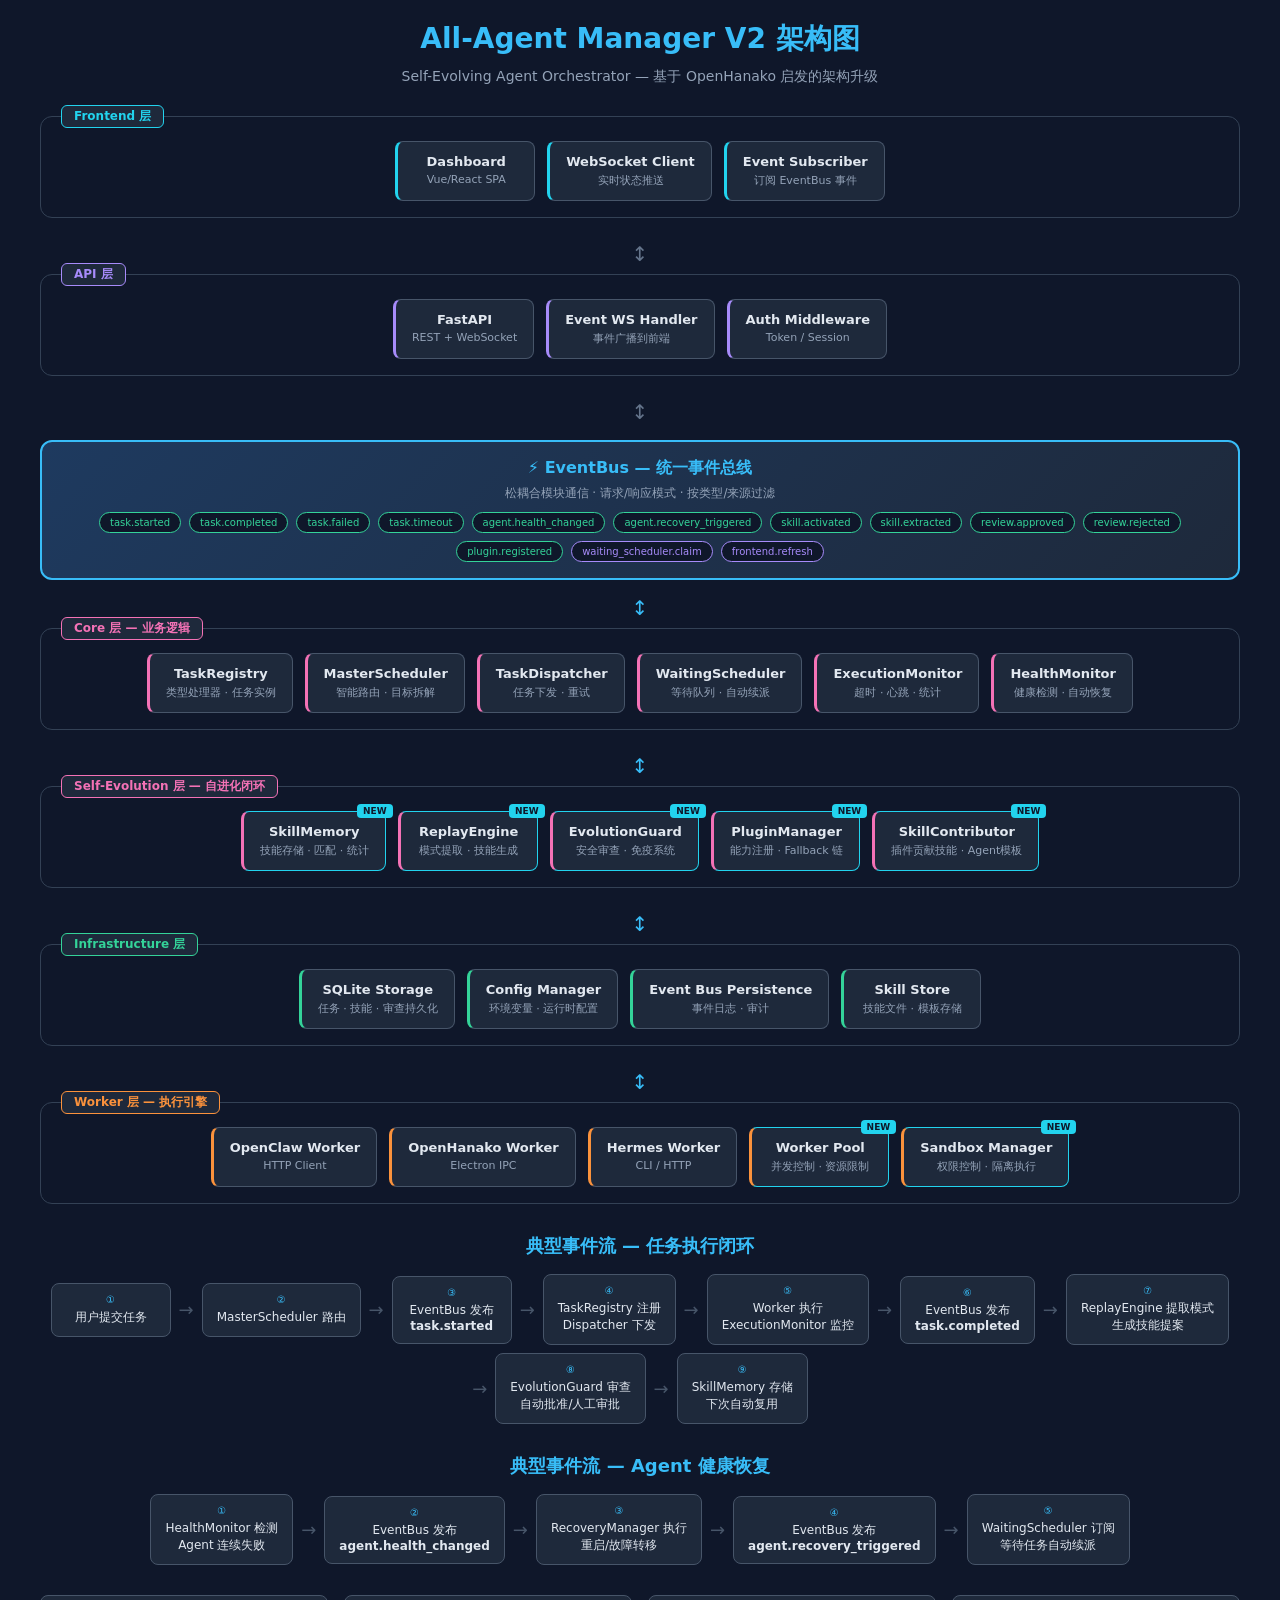
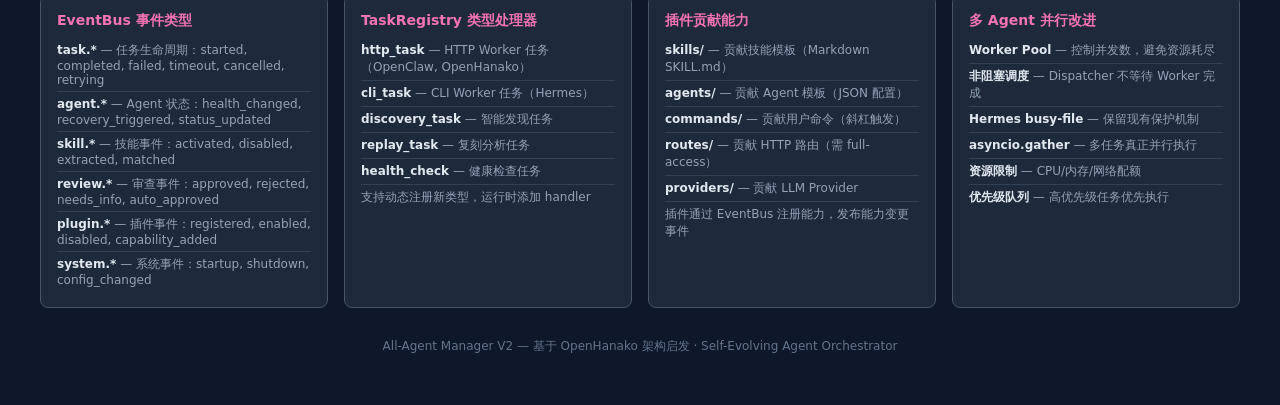
<file: architecture-v2.html>
<!DOCTYPE html>
<html lang="zh-CN">
<head>
  <meta charset="UTF-8">
  <meta name="viewport" content="width=device-width, initial-scale=1.0">
  <title>All-Agent Manager V2 架构图</title>
  <style>
    * { margin: 0; padding: 0; box-sizing: border-box; }
    body { font-family: 'Segoe UI', system-ui, sans-serif; background: #0f172a; color: #e2e8f0; padding: 20px; }
    h1 { text-align: center; margin-bottom: 10px; font-size: 28px; color: #38bdf8; }
    .subtitle { text-align: center; color: #94a3b8; margin-bottom: 30px; font-size: 14px; }
    .diagram { max-width: 1200px; margin: 0 auto; position: relative; }

    /* 层级标签 */
    .layer { margin-bottom: 24px; border: 1px solid #334155; border-radius: 12px; padding: 16px; position: relative; }
    .layer-label {
      position: absolute; top: -12px; left: 20px; background: #1e293b;
      padding: 2px 12px; border-radius: 6px; font-size: 12px; font-weight: 600;
      border: 1px solid #475569;
    }
    .layer-label.frontend { color: #22d3ee; border-color: #22d3ee; }
    .layer-label.api { color: #a78bfa; border-color: #a78bfa; }
    .layer-label.core { color: #f472b6; border-color: #f472b6; }
    .layer-label.infra { color: #34d399; border-color: #34d399; }
    .layer-label.worker { color: #fb923c; border-color: #fb923c; }

    .layer-content { display: flex; gap: 12px; flex-wrap: wrap; justify-content: center; padding-top: 8px; }

    /* 模块卡片 */
    .module {
      background: #1e293b; border: 1px solid #475569; border-radius: 8px;
      padding: 12px 16px; min-width: 140px; text-align: center; transition: all 0.2s;
      cursor: default; position: relative;
    }
    .module:hover { border-color: #60a5fa; transform: translateY(-2px); box-shadow: 0 4px 12px rgba(96,165,250,0.2); }
    .module .name { font-weight: 600; font-size: 13px; margin-bottom: 4px; }
    .module .desc { font-size: 11px; color: #94a3b8; }
    .module.new { border-color: #22d3ee; }
    .module.new::after { content: 'NEW'; position: absolute; top: -8px; right: -8px; background: #22d3ee; color: #0f172a; font-size: 9px; padding: 2px 6px; border-radius: 4px; font-weight: 700; }

    /* 颜色主题 */
    .module.frontend { border-left: 3px solid #22d3ee; }
    .module.api { border-left: 3px solid #a78bfa; }
    .module.core { border-left: 3px solid #f472b6; }
    .module.infra { border-left: 3px solid #34d399; }
    .module.worker { border-left: 3px solid #fb923c; }

    /* EventBus 特殊样式 */
    .eventbus {
      background: linear-gradient(135deg, #1e3a5f, #1e293b);
      border: 2px solid #38bdf8; border-radius: 12px; padding: 16px;
      text-align: center; margin: 16px 0; position: relative;
    }
    .eventbus .name { font-size: 16px; font-weight: 700; color: #38bdf8; }
    .eventbus .events { display: flex; gap: 8px; justify-content: center; flex-wrap: wrap; margin-top: 10px; }
    .event-tag {
      background: #0f172a; border: 1px solid #475569; border-radius: 20px;
      padding: 4px 10px; font-size: 10px; color: #94a3b8; white-space: nowrap;
    }
    .event-tag.publish { border-color: #34d399; color: #34d399; }
    .event-tag.subscribe { border-color: #a78bfa; color: #a78bfa; }

    /* 箭头连接 */
    .arrow-container { display: flex; justify-content: center; margin: 8px 0; }
    .arrow { color: #64748b; font-size: 20px; }
    .arrow.bi { color: #38bdf8; }

    /* 说明面板 */
    .legend { max-width: 1200px; margin: 30px auto 0; display: grid; grid-template-columns: repeat(auto-fit, minmax(280px, 1fr)); gap: 16px; }
    .legend-card {
      background: #1e293b; border: 1px solid #475569; border-radius: 8px; padding: 16px;
    }
    .legend-card h3 { font-size: 14px; margin-bottom: 8px; color: #f472b6; }
    .legend-card ul { list-style: none; padding: 0; }
    .legend-card li { font-size: 12px; color: #94a3b8; padding: 4px 0; border-bottom: 1px solid #334155; }
    .legend-card li:last-child { border: none; }
    .legend-card li strong { color: #e2e8f0; }

    .flow-section { max-width: 1200px; margin: 30px auto 0; }
    .flow-section h2 { font-size: 18px; color: #38bdf8; margin-bottom: 16px; text-align: center; }
    .flow-steps { display: flex; gap: 8px; align-items: center; justify-content: center; flex-wrap: wrap; }
    .flow-step {
      background: #1e293b; border: 1px solid #475569; border-radius: 8px;
      padding: 10px 14px; font-size: 12px; text-align: center; min-width: 120px;
    }
    .flow-step .step-num { font-size: 10px; color: #38bdf8; margin-bottom: 4px; }
    .flow-step .step-text { color: #e2e8f0; }
    .flow-arrow { color: #475569; font-size: 18px; }
  </style>
</head>
<body>
  <h1>All-Agent Manager V2 架构图</h1>
  <p class="subtitle">Self-Evolving Agent Orchestrator — 基于 OpenHanako 启发的架构升级</p>

  <div class="diagram">
    <!-- 前端层 -->
    <div class="layer">
      <span class="layer-label frontend">Frontend 层</span>
      <div class="layer-content">
        <div class="module frontend">
          <div class="name">Dashboard</div>
          <div class="desc">Vue/React SPA</div>
        </div>
        <div class="module frontend">
          <div class="name">WebSocket Client</div>
          <div class="desc">实时状态推送</div>
        </div>
        <div class="module frontend">
          <div class="name">Event Subscriber</div>
          <div class="desc">订阅 EventBus 事件</div>
        </div>
      </div>
    </div>

    <div class="arrow-container"><span class="arrow">↕️</span></div>

    <!-- API 层 -->
    <div class="layer">
      <span class="layer-label api">API 层</span>
      <div class="layer-content">
        <div class="module api">
          <div class="name">FastAPI</div>
          <div class="desc">REST + WebSocket</div>
        </div>
        <div class="module api">
          <div class="name">Event WS Handler</div>
          <div class="desc">事件广播到前端</div>
        </div>
        <div class="module api">
          <div class="name">Auth Middleware</div>
          <div class="desc">Token / Session</div>
        </div>
      </div>
    </div>

    <div class="arrow-container"><span class="arrow">↕️</span></div>

    <!-- EventBus 核心 -->
    <div class="eventbus">
      <div class="name">⚡ EventBus — 统一事件总线</div>
      <p style="font-size: 12px; color: #94a3b8; margin-top: 6px;">松耦合模块通信 · 请求/响应模式 · 按类型/来源过滤</p>
      <div class="events">
        <span class="event-tag publish">task.started</span>
        <span class="event-tag publish">task.completed</span>
        <span class="event-tag publish">task.failed</span>
        <span class="event-tag publish">task.timeout</span>
        <span class="event-tag publish">agent.health_changed</span>
        <span class="event-tag publish">agent.recovery_triggered</span>
        <span class="event-tag publish">skill.activated</span>
        <span class="event-tag publish">skill.extracted</span>
        <span class="event-tag publish">review.approved</span>
        <span class="event-tag publish">review.rejected</span>
        <span class="event-tag publish">plugin.registered</span>
        <span class="event-tag subscribe">waiting_scheduler.claim</span>
        <span class="event-tag subscribe">frontend.refresh</span>
      </div>
    </div>

    <div class="arrow-container"><span class="arrow bi">↕️</span></div>

    <!-- 核心层 -->
    <div class="layer">
      <span class="layer-label core">Core 层 — 业务逻辑</span>
      <div class="layer-content">
        <div class="module core">
          <div class="name">TaskRegistry</div>
          <div class="desc">类型处理器 · 任务实例</div>
        </div>
        <div class="module core">
          <div class="name">MasterScheduler</div>
          <div class="desc">智能路由 · 目标拆解</div>
        </div>
        <div class="module core">
          <div class="name">TaskDispatcher</div>
          <div class="desc">任务下发 · 重试</div>
        </div>
        <div class="module core">
          <div class="name">WaitingScheduler</div>
          <div class="desc">等待队列 · 自动续派</div>
        </div>
        <div class="module core">
          <div class="name">ExecutionMonitor</div>
          <div class="desc">超时 · 心跳 · 统计</div>
        </div>
        <div class="module core">
          <div class="name">HealthMonitor</div>
          <div class="desc">健康检测 · 自动恢复</div>
        </div>
      </div>
    </div>

    <div class="arrow-container"><span class="arrow bi">↕️</span></div>

    <!-- 自进化层 -->
    <div class="layer">
      <span class="layer-label core">Self-Evolution 层 — 自进化闭环</span>
      <div class="layer-content">
        <div class="module core new">
          <div class="name">SkillMemory</div>
          <div class="desc">技能存储 · 匹配 · 统计</div>
        </div>
        <div class="module core new">
          <div class="name">ReplayEngine</div>
          <div class="desc">模式提取 · 技能生成</div>
        </div>
        <div class="module core new">
          <div class="name">EvolutionGuard</div>
          <div class="desc">安全审查 · 免疫系统</div>
        </div>
        <div class="module core new">
          <div class="name">PluginManager</div>
          <div class="desc">能力注册 · Fallback 链</div>
        </div>
        <div class="module core new">
          <div class="name">SkillContributor</div>
          <div class="desc">插件贡献技能 · Agent模板</div>
        </div>
      </div>
    </div>

    <div class="arrow-container"><span class="arrow bi">↕️</span></div>

    <!-- 基础设施层 -->
    <div class="layer">
      <span class="layer-label infra">Infrastructure 层</span>
      <div class="layer-content">
        <div class="module infra">
          <div class="name">SQLite Storage</div>
          <div class="desc">任务 · 技能 · 审查持久化</div>
        </div>
        <div class="module infra">
          <div class="name">Config Manager</div>
          <div class="desc">环境变量 · 运行时配置</div>
        </div>
        <div class="module infra">
          <div class="name">Event Bus Persistence</div>
          <div class="desc">事件日志 · 审计</div>
        </div>
        <div class="module infra">
          <div class="name">Skill Store</div>
          <div class="desc">技能文件 · 模板存储</div>
        </div>
      </div>
    </div>

    <div class="arrow-container"><span class="arrow bi">↕️</span></div>

    <!-- Worker 层 -->
    <div class="layer">
      <span class="layer-label worker">Worker 层 — 执行引擎</span>
      <div class="layer-content">
        <div class="module worker">
          <div class="name">OpenClaw Worker</div>
          <div class="desc">HTTP Client</div>
        </div>
        <div class="module worker">
          <div class="name">OpenHanako Worker</div>
          <div class="desc">Electron IPC</div>
        </div>
        <div class="module worker">
          <div class="name">Hermes Worker</div>
          <div class="desc">CLI / HTTP</div>
        </div>
        <div class="module worker new">
          <div class="name">Worker Pool</div>
          <div class="desc">并发控制 · 资源限制</div>
        </div>
        <div class="module worker new">
          <div class="name">Sandbox Manager</div>
          <div class="desc">权限控制 · 隔离执行</div>
        </div>
      </div>
    </div>
  </div>

  <!-- 事件流示例 -->
  <div class="flow-section">
    <h2>典型事件流 — 任务执行闭环</h2>
    <div class="flow-steps">
      <div class="flow-step">
        <div class="step-num">①</div>
        <div class="step-text">用户提交任务</div>
      </div>
      <span class="flow-arrow">→</span>
      <div class="flow-step">
        <div class="step-num">②</div>
        <div class="step-text">MasterScheduler 路由</div>
      </div>
      <span class="flow-arrow">→</span>
      <div class="flow-step">
        <div class="step-num">③</div>
        <div class="step-text">EventBus 发布<br><strong>task.started</strong></div>
      </div>
      <span class="flow-arrow">→</span>
      <div class="flow-step">
        <div class="step-num">④</div>
        <div class="step-text">TaskRegistry 注册<br>Dispatcher 下发</div>
      </div>
      <span class="flow-arrow">→</span>
      <div class="flow-step">
        <div class="step-num">⑤</div>
        <div class="step-text">Worker 执行<br>ExecutionMonitor 监控</div>
      </div>
      <span class="flow-arrow">→</span>
      <div class="flow-step">
        <div class="step-num">⑥</div>
        <div class="step-text">EventBus 发布<br><strong>task.completed</strong></div>
      </div>
      <span class="flow-arrow">→</span>
      <div class="flow-step">
        <div class="step-num">⑦</div>
        <div class="step-text">ReplayEngine 提取模式<br>生成技能提案</div>
      </div>
      <span class="flow-arrow">→</span>
      <div class="flow-step">
        <div class="step-num">⑧</div>
        <div class="step-text">EvolutionGuard 审查<br>自动批准/人工审批</div>
      </div>
      <span class="flow-arrow">→</span>
      <div class="flow-step">
        <div class="step-num">⑨</div>
        <div class="step-text">SkillMemory 存储<br>下次自动复用</div>
      </div>
    </div>
  </div>

  <div class="flow-section">
    <h2>典型事件流 — Agent 健康恢复</h2>
    <div class="flow-steps">
      <div class="flow-step">
        <div class="step-num">①</div>
        <div class="step-text">HealthMonitor 检测<br>Agent 连续失败</div>
      </div>
      <span class="flow-arrow">→</span>
      <div class="flow-step">
        <div class="step-num">②</div>
        <div class="step-text">EventBus 发布<br><strong>agent.health_changed</strong></div>
      </div>
      <span class="flow-arrow">→</span>
      <div class="flow-step">
        <div class="step-num">③</div>
        <div class="step-text">RecoveryManager 执行<br>重启/故障转移</div>
      </div>
      <span class="flow-arrow">→</span>
      <div class="flow-step">
        <div class="step-num">④</div>
        <div class="step-text">EventBus 发布<br><strong>agent.recovery_triggered</strong></div>
      </div>
      <span class="flow-arrow">→</span>
      <div class="flow-step">
        <div class="step-num">⑤</div>
        <div class="step-text">WaitingScheduler 订阅<br>等待任务自动续派</div>
      </div>
    </div>
  </div>

  <!-- 详细说明 -->
  <div class="legend">
    <div class="legend-card">
      <h3>EventBus 事件类型</h3>
      <ul>
        <li><strong>task.*</strong> — 任务生命周期：started, completed, failed, timeout, cancelled, retrying</li>
        <li><strong>agent.*</strong> — Agent 状态：health_changed, recovery_triggered, status_updated</li>
        <li><strong>skill.*</strong> — 技能事件：activated, disabled, extracted, matched</li>
        <li><strong>review.*</strong> — 审查事件：approved, rejected, needs_info, auto_approved</li>
        <li><strong>plugin.*</strong> — 插件事件：registered, enabled, disabled, capability_added</li>
        <li><strong>system.*</strong> — 系统事件：startup, shutdown, config_changed</li>
      </ul>
    </div>
    <div class="legend-card">
      <h3>TaskRegistry 类型处理器</h3>
      <ul>
        <li><strong>http_task</strong> — HTTP Worker 任务（OpenClaw, OpenHanako）</li>
        <li><strong>cli_task</strong> — CLI Worker 任务（Hermes）</li>
        <li><strong>discovery_task</strong> — 智能发现任务</li>
        <li><strong>replay_task</strong> — 复刻分析任务</li>
        <li><strong>health_check</strong> — 健康检查任务</li>
        <li>支持动态注册新类型，运行时添加 handler</li>
      </ul>
    </div>
    <div class="legend-card">
      <h3>插件贡献能力</h3>
      <ul>
        <li><strong>skills/</strong> — 贡献技能模板（Markdown SKILL.md）</li>
        <li><strong>agents/</strong> — 贡献 Agent 模板（JSON 配置）</li>
        <li><strong>commands/</strong> — 贡献用户命令（斜杠触发）</li>
        <li><strong>routes/</strong> — 贡献 HTTP 路由（需 full-access）</li>
        <li><strong>providers/</strong> — 贡献 LLM Provider</li>
        <li>插件通过 EventBus 注册能力，发布能力变更事件</li>
      </ul>
    </div>
    <div class="legend-card">
      <h3>多 Agent 并行改进</h3>
      <ul>
        <li><strong>Worker Pool</strong> — 控制并发数，避免资源耗尽</li>
        <li><strong>非阻塞调度</strong> — Dispatcher 不等待 Worker 完成</li>
        <li><strong>Hermes busy-file</strong> — 保留现有保护机制</li>
        <li><strong>asyncio.gather</strong> — 多任务真正并行执行</li>
        <li><strong>资源限制</strong> — CPU/内存/网络配额</li>
        <li><strong>优先级队列</strong> — 高优先级任务优先执行</li>
      </ul>
    </div>
  </div>

  <div style="max-width: 1200px; margin: 30px auto; text-align: center; color: #64748b; font-size: 12px;">
    All-Agent Manager V2 — 基于 OpenHanako 架构启发 · Self-Evolving Agent Orchestrator
  </div>
</body>
</html>
</file>
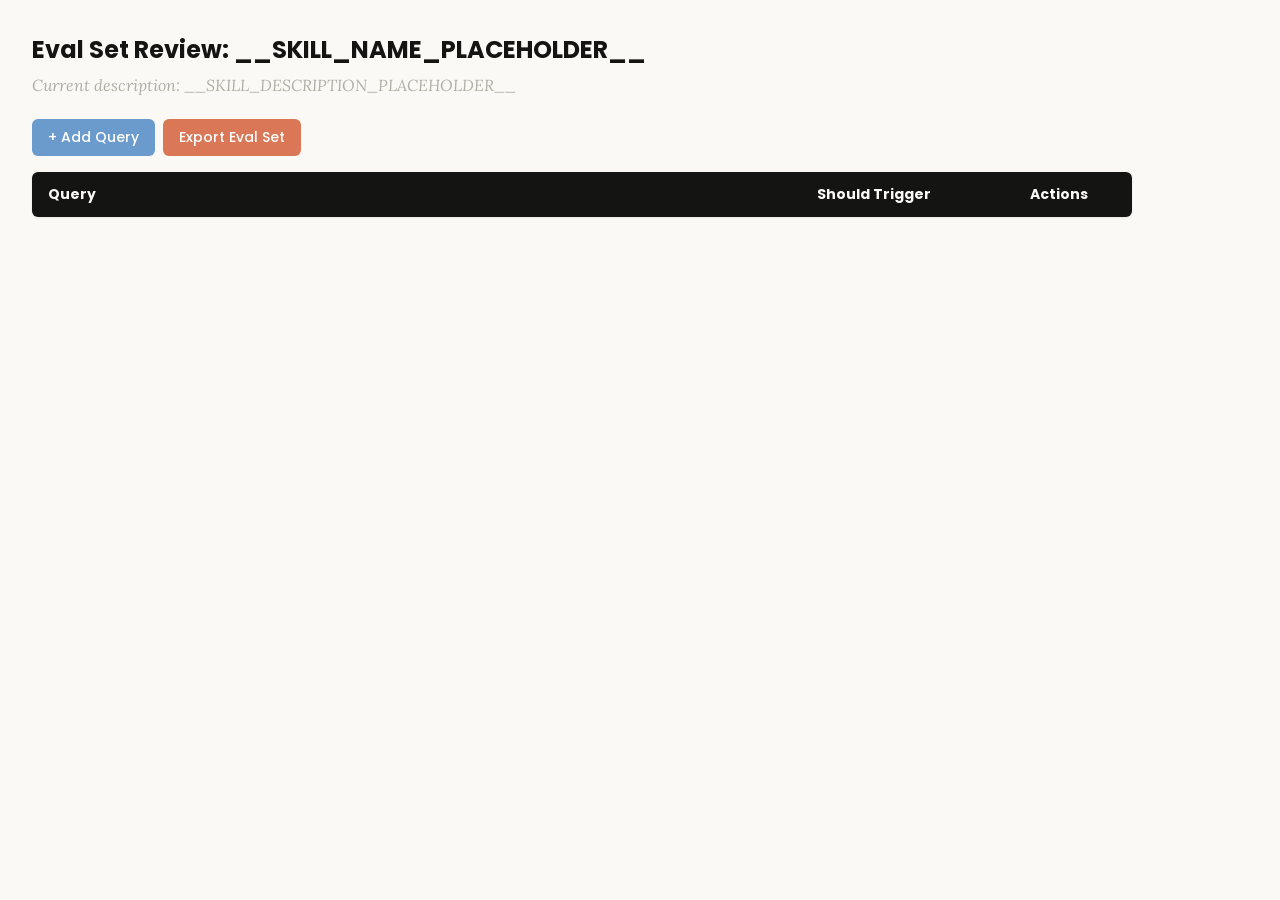
<file: storage/user_plugins/skills-main/skills/skill-creator/assets/eval_review.html>
<!DOCTYPE html>
<html lang="en">
<head>
  <meta charset="UTF-8">
  <meta name="viewport" content="width=device-width, initial-scale=1.0">
  <title>Eval Set Review - __SKILL_NAME_PLACEHOLDER__</title>
  <link rel="preconnect" href="https://fonts.googleapis.com">
  <link rel="preconnect" href="https://fonts.gstatic.com" crossorigin>
  <link href="https://fonts.googleapis.com/css2?family=Poppins:wght@500;600&family=Lora:wght@400;500&display=swap" rel="stylesheet">
  <style>
    * { box-sizing: border-box; margin: 0; padding: 0; }
    body { font-family: 'Lora', Georgia, serif; background: #faf9f5; padding: 2rem; color: #141413; }
    h1 { font-family: 'Poppins', sans-serif; margin-bottom: 0.5rem; font-size: 1.5rem; }
    .description { color: #b0aea5; margin-bottom: 1.5rem; font-style: italic; max-width: 900px; }
    .controls { margin-bottom: 1rem; display: flex; gap: 0.5rem; }
    .btn { font-family: 'Poppins', sans-serif; padding: 0.5rem 1rem; border: none; border-radius: 6px; cursor: pointer; font-size: 0.875rem; font-weight: 500; }
    .btn-add { background: #6a9bcc; color: white; }
    .btn-add:hover { background: #5889b8; }
    .btn-export { background: #d97757; color: white; }
    .btn-export:hover { background: #c4613f; }
    table { width: 100%; max-width: 1100px; border-collapse: collapse; background: white; border-radius: 6px; overflow: hidden; box-shadow: 0 1px 3px rgba(0,0,0,0.08); }
    th { font-family: 'Poppins', sans-serif; background: #141413; color: #faf9f5; padding: 0.75rem 1rem; text-align: left; font-size: 0.875rem; }
    td { padding: 0.75rem 1rem; border-bottom: 1px solid #e8e6dc; vertical-align: top; }
    tr:nth-child(even) td { background: #faf9f5; }
    tr:hover td { background: #f3f1ea; }
    .section-header td { background: #e8e6dc; font-family: 'Poppins', sans-serif; font-weight: 500; font-size: 0.8rem; color: #141413; text-transform: uppercase; letter-spacing: 0.05em; }
    .query-input { width: 100%; padding: 0.4rem; border: 1px solid #e8e6dc; border-radius: 4px; font-size: 0.875rem; font-family: 'Lora', Georgia, serif; resize: vertical; min-height: 60px; }
    .query-input:focus { outline: none; border-color: #d97757; box-shadow: 0 0 0 2px rgba(217,119,87,0.15); }
    .toggle { position: relative; display: inline-block; width: 44px; height: 24px; }
    .toggle input { opacity: 0; width: 0; height: 0; }
    .toggle .slider { position: absolute; inset: 0; background: #b0aea5; border-radius: 24px; cursor: pointer; transition: 0.2s; }
    .toggle .slider::before { content: ""; position: absolute; width: 18px; height: 18px; left: 3px; bottom: 3px; background: white; border-radius: 50%; transition: 0.2s; }
    .toggle input:checked + .slider { background: #d97757; }
    .toggle input:checked + .slider::before { transform: translateX(20px); }
    .btn-delete { background: #c44; color: white; padding: 0.3rem 0.6rem; border: none; border-radius: 4px; cursor: pointer; font-size: 0.75rem; font-family: 'Poppins', sans-serif; }
    .btn-delete:hover { background: #a33; }
    .summary { margin-top: 1rem; color: #b0aea5; font-size: 0.875rem; }
  </style>
</head>
<body>
  <h1>Eval Set Review: <span id="skill-name">__SKILL_NAME_PLACEHOLDER__</span></h1>
  <p class="description">Current description: <span id="skill-desc">__SKILL_DESCRIPTION_PLACEHOLDER__</span></p>

  <div class="controls">
    <button class="btn btn-add" onclick="addRow()">+ Add Query</button>
    <button class="btn btn-export" onclick="exportEvalSet()">Export Eval Set</button>
  </div>

  <table>
    <thead>
      <tr>
        <th style="width:65%">Query</th>
        <th style="width:18%">Should Trigger</th>
        <th style="width:10%">Actions</th>
      </tr>
    </thead>
    <tbody id="eval-body"></tbody>
  </table>

  <p class="summary" id="summary"></p>

  <script>
    const EVAL_DATA = __EVAL_DATA_PLACEHOLDER__;

    let evalItems = [...EVAL_DATA];

    function render() {
      const tbody = document.getElementById('eval-body');
      tbody.innerHTML = '';

      // Sort: should-trigger first, then should-not-trigger
      const sorted = evalItems
        .map((item, origIdx) => ({ ...item, origIdx }))
        .sort((a, b) => (b.should_trigger ? 1 : 0) - (a.should_trigger ? 1 : 0));

      let lastGroup = null;
      sorted.forEach(item => {
        const group = item.should_trigger ? 'trigger' : 'no-trigger';
        if (group !== lastGroup) {
          const headerRow = document.createElement('tr');
          headerRow.className = 'section-header';
          headerRow.innerHTML = `<td colspan="3">${item.should_trigger ? 'Should Trigger' : 'Should NOT Trigger'}</td>`;
          tbody.appendChild(headerRow);
          lastGroup = group;
        }

        const idx = item.origIdx;
        const tr = document.createElement('tr');
        tr.innerHTML = `
          <td><textarea class="query-input" onchange="updateQuery(${idx}, this.value)">${escapeHtml(item.query)}</textarea></td>
          <td>
            <label class="toggle">
              <input type="checkbox" ${item.should_trigger ? 'checked' : ''} onchange="updateTrigger(${idx}, this.checked)">
              <span class="slider"></span>
            </label>
            <span style="margin-left:8px;font-size:0.8rem;color:#b0aea5">${item.should_trigger ? 'Yes' : 'No'}</span>
          </td>
          <td><button class="btn-delete" onclick="deleteRow(${idx})">Delete</button></td>
        `;
        tbody.appendChild(tr);
      });
      updateSummary();
    }

    function escapeHtml(text) {
      const div = document.createElement('div');
      div.textContent = text;
      return div.innerHTML;
    }

    function updateQuery(idx, value) { evalItems[idx].query = value; updateSummary(); }
    function updateTrigger(idx, value) { evalItems[idx].should_trigger = value; render(); }
    function deleteRow(idx) { evalItems.splice(idx, 1); render(); }

    function addRow() {
      evalItems.push({ query: '', should_trigger: true });
      render();
      const inputs = document.querySelectorAll('.query-input');
      inputs[inputs.length - 1].focus();
    }

    function updateSummary() {
      const trigger = evalItems.filter(i => i.should_trigger).length;
      const noTrigger = evalItems.filter(i => !i.should_trigger).length;
      document.getElementById('summary').textContent =
        `${evalItems.length} queries total: ${trigger} should trigger, ${noTrigger} should not trigger`;
    }

    function exportEvalSet() {
      const valid = evalItems.filter(i => i.query.trim() !== '');
      const data = valid.map(i => ({ query: i.query.trim(), should_trigger: i.should_trigger }));
      const blob = new Blob([JSON.stringify(data, null, 2)], { type: 'application/json' });
      const url = URL.createObjectURL(blob);
      const a = document.createElement('a');
      a.href = url;
      a.download = 'eval_set.json';
      document.body.appendChild(a);
      a.click();
      document.body.removeChild(a);
      URL.revokeObjectURL(url);
    }

    render();
  </script>
</body>
</html>
</file>
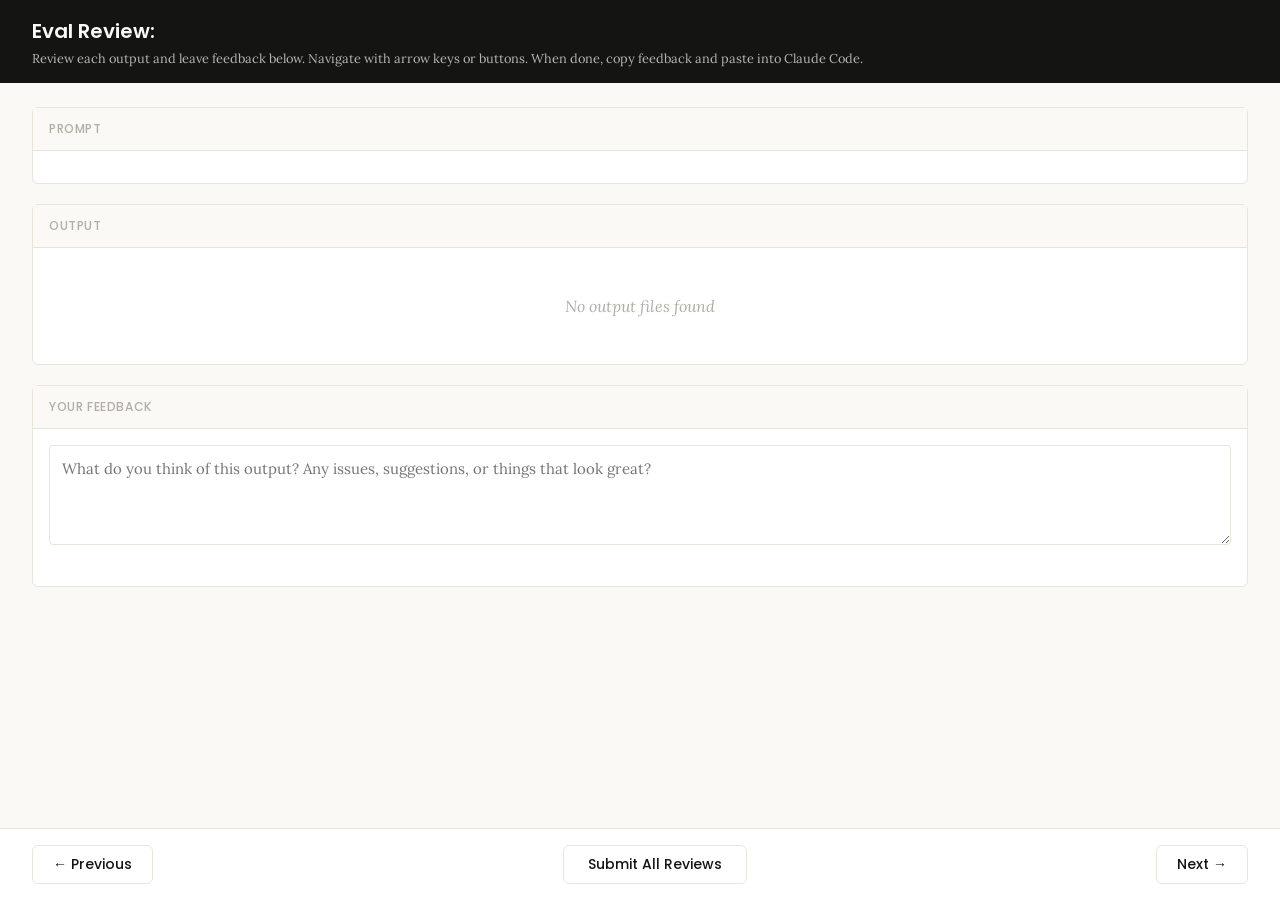
<file: storage/user_plugins/skills-main/skills/skill-creator/eval-viewer/viewer.html>
<!DOCTYPE html>
<html lang="en">
<head>
  <meta charset="UTF-8">
  <meta name="viewport" content="width=device-width, initial-scale=1.0">
  <title>Eval Review</title>
  <link rel="preconnect" href="https://fonts.googleapis.com">
  <link rel="preconnect" href="https://fonts.gstatic.com" crossorigin>
  <link href="https://fonts.googleapis.com/css2?family=Poppins:wght@500;600&family=Lora:wght@400;500&display=swap" rel="stylesheet">
  <script src="https://cdn.sheetjs.com/xlsx-0.20.3/package/dist/xlsx.full.min.js" integrity="sha384-EnyY0/GSHQGSxSgMwaIPzSESbqoOLSexfnSMN2AP+39Ckmn92stwABZynq1JyzdT" crossorigin="anonymous"></script>
  <style>
    :root {
      --bg: #faf9f5;
      --surface: #ffffff;
      --border: #e8e6dc;
      --text: #141413;
      --text-muted: #b0aea5;
      --accent: #d97757;
      --accent-hover: #c4613f;
      --green: #788c5d;
      --green-bg: #eef2e8;
      --red: #c44;
      --red-bg: #fceaea;
      --header-bg: #141413;
      --header-text: #faf9f5;
      --radius: 6px;
    }

    * { box-sizing: border-box; margin: 0; padding: 0; }

    body {
      font-family: 'Lora', Georgia, serif;
      background: var(--bg);
      color: var(--text);
      height: 100vh;
      display: flex;
      flex-direction: column;
    }

    /* ---- Header ---- */
    .header {
      background: var(--header-bg);
      color: var(--header-text);
      padding: 1rem 2rem;
      display: flex;
      justify-content: space-between;
      align-items: center;
      flex-shrink: 0;
    }
    .header h1 {
      font-family: 'Poppins', sans-serif;
      font-size: 1.25rem;
      font-weight: 600;
    }
    .header .instructions {
      font-size: 0.8rem;
      opacity: 0.7;
      margin-top: 0.25rem;
    }
    .header .progress {
      font-size: 0.875rem;
      opacity: 0.8;
      text-align: right;
    }

    /* ---- Main content ---- */
    .main {
      flex: 1;
      overflow-y: auto;
      padding: 1.5rem 2rem;
      display: flex;
      flex-direction: column;
      gap: 1.25rem;
    }

    /* ---- Sections ---- */
    .section {
      background: var(--surface);
      border: 1px solid var(--border);
      border-radius: var(--radius);
      flex-shrink: 0;
    }
    .section-header {
      font-family: 'Poppins', sans-serif;
      padding: 0.75rem 1rem;
      font-size: 0.75rem;
      font-weight: 500;
      text-transform: uppercase;
      letter-spacing: 0.05em;
      color: var(--text-muted);
      border-bottom: 1px solid var(--border);
      background: var(--bg);
    }
    .section-body {
      padding: 1rem;
    }

    /* ---- Config badge ---- */
    .config-badge {
      display: inline-block;
      padding: 0.2rem 0.625rem;
      border-radius: 9999px;
      font-family: 'Poppins', sans-serif;
      font-size: 0.6875rem;
      font-weight: 600;
      text-transform: uppercase;
      letter-spacing: 0.03em;
      margin-left: 0.75rem;
      vertical-align: middle;
    }
    .config-badge.config-primary {
      background: rgba(33, 150, 243, 0.12);
      color: #1976d2;
    }
    .config-badge.config-baseline {
      background: rgba(255, 193, 7, 0.15);
      color: #f57f17;
    }

    /* ---- Prompt ---- */
    .prompt-text {
      white-space: pre-wrap;
      font-size: 0.9375rem;
      line-height: 1.6;
    }

    /* ---- Outputs ---- */
    .output-file {
      border: 1px solid var(--border);
      border-radius: var(--radius);
      overflow: hidden;
    }
    .output-file + .output-file {
      margin-top: 1rem;
    }
    .output-file-header {
      padding: 0.5rem 0.75rem;
      font-size: 0.8rem;
      font-weight: 600;
      color: var(--text-muted);
      background: var(--bg);
      border-bottom: 1px solid var(--border);
      font-family: 'SF Mono', SFMono-Regular, Consolas, 'Liberation Mono', Menlo, monospace;
      display: flex;
      justify-content: space-between;
      align-items: center;
    }
    .output-file-header .dl-btn {
      font-size: 0.7rem;
      color: var(--accent);
      text-decoration: none;
      cursor: pointer;
      font-family: -apple-system, BlinkMacSystemFont, 'Segoe UI', sans-serif;
      font-weight: 500;
      opacity: 0.8;
    }
    .output-file-header .dl-btn:hover {
      opacity: 1;
      text-decoration: underline;
    }
    .output-file-content {
      padding: 0.75rem;
      overflow-x: auto;
    }
    .output-file-content pre {
      font-size: 0.8125rem;
      line-height: 1.5;
      white-space: pre-wrap;
      word-break: break-word;
      font-family: 'SF Mono', SFMono-Regular, Consolas, 'Liberation Mono', Menlo, monospace;
    }
    .output-file-content img {
      max-width: 100%;
      height: auto;
      border-radius: 4px;
    }
    .output-file-content iframe {
      width: 100%;
      height: 600px;
      border: none;
    }
    .output-file-content table {
      border-collapse: collapse;
      font-size: 0.8125rem;
      width: 100%;
    }
    .output-file-content table td,
    .output-file-content table th {
      border: 1px solid var(--border);
      padding: 0.375rem 0.5rem;
      text-align: left;
    }
    .output-file-content table th {
      background: var(--bg);
      font-weight: 600;
    }
    .output-file-content .download-link {
      display: inline-flex;
      align-items: center;
      gap: 0.5rem;
      padding: 0.5rem 1rem;
      background: var(--bg);
      border: 1px solid var(--border);
      border-radius: 4px;
      color: var(--accent);
      text-decoration: none;
      font-size: 0.875rem;
      cursor: pointer;
    }
    .output-file-content .download-link:hover {
      background: var(--border);
    }
    .empty-state {
      color: var(--text-muted);
      font-style: italic;
      padding: 2rem;
      text-align: center;
    }

    /* ---- Feedback ---- */
    .prev-feedback {
      background: var(--bg);
      border: 1px solid var(--border);
      border-radius: 4px;
      padding: 0.625rem 0.75rem;
      margin-top: 0.75rem;
      font-size: 0.8125rem;
      color: var(--text-muted);
      line-height: 1.5;
    }
    .prev-feedback-label {
      font-size: 0.7rem;
      font-weight: 600;
      text-transform: uppercase;
      letter-spacing: 0.04em;
      margin-bottom: 0.25rem;
      color: var(--text-muted);
    }
    .feedback-textarea {
      width: 100%;
      min-height: 100px;
      padding: 0.75rem;
      border: 1px solid var(--border);
      border-radius: 4px;
      font-family: inherit;
      font-size: 0.9375rem;
      line-height: 1.5;
      resize: vertical;
      color: var(--text);
    }
    .feedback-textarea:focus {
      outline: none;
      border-color: var(--accent);
      box-shadow: 0 0 0 3px rgba(37, 99, 235, 0.1);
    }
    .feedback-status {
      font-size: 0.75rem;
      color: var(--text-muted);
      margin-top: 0.5rem;
      min-height: 1.1em;
    }

    /* ---- Grades (collapsible) ---- */
    .grades-toggle {
      display: flex;
      align-items: center;
      cursor: pointer;
      user-select: none;
    }
    .grades-toggle:hover {
      color: var(--accent);
    }
    .grades-toggle .arrow {
      margin-right: 0.5rem;
      transition: transform 0.15s;
      font-size: 0.75rem;
    }
    .grades-toggle .arrow.open {
      transform: rotate(90deg);
    }
    .grades-content {
      display: none;
      margin-top: 0.75rem;
    }
    .grades-content.open {
      display: block;
    }
    .grades-summary {
      font-size: 0.875rem;
      margin-bottom: 0.75rem;
      display: flex;
      align-items: center;
      gap: 0.5rem;
    }
    .grade-badge {
      display: inline-block;
      padding: 0.125rem 0.5rem;
      border-radius: 9999px;
      font-size: 0.75rem;
      font-weight: 600;
    }
    .grade-pass { background: var(--green-bg); color: var(--green); }
    .grade-fail { background: var(--red-bg); color: var(--red); }
    .assertion-list {
      list-style: none;
    }
    .assertion-item {
      padding: 0.625rem 0;
      border-bottom: 1px solid var(--border);
      font-size: 0.8125rem;
    }
    .assertion-item:last-child { border-bottom: none; }
    .assertion-status {
      font-weight: 600;
      margin-right: 0.5rem;
    }
    .assertion-status.pass { color: var(--green); }
    .assertion-status.fail { color: var(--red); }
    .assertion-evidence {
      color: var(--text-muted);
      font-size: 0.75rem;
      margin-top: 0.25rem;
      padding-left: 1.5rem;
    }

    /* ---- View tabs ---- */
    .view-tabs {
      display: flex;
      gap: 0;
      padding: 0 2rem;
      background: var(--bg);
      border-bottom: 1px solid var(--border);
      flex-shrink: 0;
    }
    .view-tab {
      font-family: 'Poppins', sans-serif;
      padding: 0.625rem 1.25rem;
      font-size: 0.8125rem;
      font-weight: 500;
      cursor: pointer;
      border: none;
      background: none;
      color: var(--text-muted);
      border-bottom: 2px solid transparent;
      transition: all 0.15s;
    }
    .view-tab:hover { color: var(--text); }
    .view-tab.active {
      color: var(--accent);
      border-bottom-color: var(--accent);
    }
    .view-panel { display: none; }
    .view-panel.active { display: flex; flex-direction: column; flex: 1; overflow: hidden; }

    /* ---- Benchmark view ---- */
    .benchmark-view {
      padding: 1.5rem 2rem;
      overflow-y: auto;
      flex: 1;
    }
    .benchmark-table {
      border-collapse: collapse;
      background: var(--surface);
      border: 1px solid var(--border);
      border-radius: var(--radius);
      font-size: 0.8125rem;
      width: 100%;
      margin-bottom: 1.5rem;
    }
    .benchmark-table th, .benchmark-table td {
      padding: 0.625rem 0.75rem;
      text-align: left;
      border: 1px solid var(--border);
    }
    .benchmark-table th {
      font-family: 'Poppins', sans-serif;
      background: var(--header-bg);
      color: var(--header-text);
      font-weight: 500;
      font-size: 0.75rem;
      text-transform: uppercase;
      letter-spacing: 0.04em;
    }
    .benchmark-table tr:hover { background: var(--bg); }
    .benchmark-table tr.benchmark-row-with { background: rgba(33, 150, 243, 0.06); }
    .benchmark-table tr.benchmark-row-without { background: rgba(255, 193, 7, 0.06); }
    .benchmark-table tr.benchmark-row-with:hover { background: rgba(33, 150, 243, 0.12); }
    .benchmark-table tr.benchmark-row-without:hover { background: rgba(255, 193, 7, 0.12); }
    .benchmark-table tr.benchmark-row-avg { font-weight: 600; border-top: 2px solid var(--border); }
    .benchmark-table tr.benchmark-row-avg.benchmark-row-with { background: rgba(33, 150, 243, 0.12); }
    .benchmark-table tr.benchmark-row-avg.benchmark-row-without { background: rgba(255, 193, 7, 0.12); }
    .benchmark-delta-positive { color: var(--green); font-weight: 600; }
    .benchmark-delta-negative { color: var(--red); font-weight: 600; }
    .benchmark-notes {
      background: var(--surface);
      border: 1px solid var(--border);
      border-radius: var(--radius);
      padding: 1rem;
    }
    .benchmark-notes h3 {
      font-family: 'Poppins', sans-serif;
      font-size: 0.875rem;
      margin-bottom: 0.75rem;
    }
    .benchmark-notes ul {
      list-style: disc;
      padding-left: 1.25rem;
    }
    .benchmark-notes li {
      font-size: 0.8125rem;
      line-height: 1.6;
      margin-bottom: 0.375rem;
    }
    .benchmark-empty {
      color: var(--text-muted);
      font-style: italic;
      text-align: center;
      padding: 3rem;
    }

    /* ---- Navigation ---- */
    .nav {
      display: flex;
      justify-content: space-between;
      align-items: center;
      padding: 1rem 2rem;
      border-top: 1px solid var(--border);
      background: var(--surface);
      flex-shrink: 0;
    }
    .nav-btn {
      font-family: 'Poppins', sans-serif;
      padding: 0.5rem 1.25rem;
      border: 1px solid var(--border);
      border-radius: var(--radius);
      background: var(--surface);
      cursor: pointer;
      font-size: 0.875rem;
      font-weight: 500;
      color: var(--text);
      transition: all 0.15s;
    }
    .nav-btn:hover:not(:disabled) {
      background: var(--bg);
      border-color: var(--text-muted);
    }
    .nav-btn:disabled {
      opacity: 0.4;
      cursor: not-allowed;
    }
    .done-btn {
      font-family: 'Poppins', sans-serif;
      padding: 0.5rem 1.5rem;
      border: 1px solid var(--border);
      border-radius: var(--radius);
      background: var(--surface);
      color: var(--text);
      cursor: pointer;
      font-size: 0.875rem;
      font-weight: 500;
      transition: all 0.15s;
    }
    .done-btn:hover {
      background: var(--bg);
      border-color: var(--text-muted);
    }
    .done-btn.ready {
      border: none;
      background: var(--accent);
      color: white;
      font-weight: 600;
    }
    .done-btn.ready:hover {
      background: var(--accent-hover);
    }
    /* ---- Done overlay ---- */
    .done-overlay {
      display: none;
      position: fixed;
      inset: 0;
      background: rgba(0, 0, 0, 0.5);
      z-index: 100;
      justify-content: center;
      align-items: center;
    }
    .done-overlay.visible {
      display: flex;
    }
    .done-card {
      background: var(--surface);
      border-radius: 12px;
      padding: 2rem 3rem;
      text-align: center;
      box-shadow: 0 20px 60px rgba(0, 0, 0, 0.3);
      max-width: 500px;
    }
    .done-card h2 {
      font-size: 1.5rem;
      margin-bottom: 0.5rem;
    }
    .done-card p {
      color: var(--text-muted);
      margin-bottom: 1.5rem;
      line-height: 1.5;
    }
    .done-card .btn-row {
      display: flex;
      gap: 0.5rem;
      justify-content: center;
    }
    .done-card button {
      padding: 0.5rem 1.25rem;
      border: 1px solid var(--border);
      border-radius: var(--radius);
      background: var(--surface);
      cursor: pointer;
      font-size: 0.875rem;
    }
    .done-card button:hover {
      background: var(--bg);
    }
    /* ---- Toast ---- */
    .toast {
      position: fixed;
      bottom: 5rem;
      left: 50%;
      transform: translateX(-50%);
      background: var(--header-bg);
      color: var(--header-text);
      padding: 0.625rem 1.25rem;
      border-radius: var(--radius);
      font-size: 0.875rem;
      opacity: 0;
      transition: opacity 0.3s;
      pointer-events: none;
      z-index: 200;
    }
    .toast.visible {
      opacity: 1;
    }
  </style>
</head>
<body>
  <div id="app" style="height:100vh; display:flex; flex-direction:column;">
    <div class="header">
      <div>
        <h1>Eval Review: <span id="skill-name"></span></h1>
        <div class="instructions">Review each output and leave feedback below. Navigate with arrow keys or buttons. When done, copy feedback and paste into Claude Code.</div>
      </div>
      <div class="progress" id="progress"></div>
    </div>

    <!-- View tabs (only shown when benchmark data exists) -->
    <div class="view-tabs" id="view-tabs" style="display:none;">
      <button class="view-tab active" onclick="switchView('outputs')">Outputs</button>
      <button class="view-tab" onclick="switchView('benchmark')">Benchmark</button>
    </div>

    <!-- Outputs panel (qualitative review) -->
    <div class="view-panel active" id="panel-outputs">
    <div class="main">
      <!-- Prompt -->
      <div class="section">
        <div class="section-header">Prompt <span class="config-badge" id="config-badge" style="display:none;"></span></div>
        <div class="section-body">
          <div class="prompt-text" id="prompt-text"></div>
        </div>
      </div>

      <!-- Outputs -->
      <div class="section">
        <div class="section-header">Output</div>
        <div class="section-body" id="outputs-body">
          <div class="empty-state">No output files found</div>
        </div>
      </div>

      <!-- Previous Output (collapsible) -->
      <div class="section" id="prev-outputs-section" style="display:none;">
        <div class="section-header">
          <div class="grades-toggle" onclick="togglePrevOutputs()">
            <span class="arrow" id="prev-outputs-arrow">&#9654;</span>
            Previous Output
          </div>
        </div>
        <div class="grades-content" id="prev-outputs-content"></div>
      </div>

      <!-- Grades (collapsible) -->
      <div class="section" id="grades-section" style="display:none;">
        <div class="section-header">
          <div class="grades-toggle" onclick="toggleGrades()">
            <span class="arrow" id="grades-arrow">&#9654;</span>
            Formal Grades
          </div>
        </div>
        <div class="grades-content" id="grades-content"></div>
      </div>

      <!-- Feedback -->
      <div class="section">
        <div class="section-header">Your Feedback</div>
        <div class="section-body">
          <textarea
            class="feedback-textarea"
            id="feedback"
            placeholder="What do you think of this output? Any issues, suggestions, or things that look great?"
          ></textarea>
          <div class="feedback-status" id="feedback-status"></div>
          <div class="prev-feedback" id="prev-feedback" style="display:none;">
            <div class="prev-feedback-label">Previous feedback</div>
            <div id="prev-feedback-text"></div>
          </div>
        </div>
      </div>
    </div>

    <div class="nav" id="outputs-nav">
      <button class="nav-btn" id="prev-btn" onclick="navigate(-1)">&#8592; Previous</button>
      <button class="done-btn" id="done-btn" onclick="showDoneDialog()">Submit All Reviews</button>
      <button class="nav-btn" id="next-btn" onclick="navigate(1)">Next &#8594;</button>
    </div>
    </div><!-- end panel-outputs -->

    <!-- Benchmark panel (quantitative stats) -->
    <div class="view-panel" id="panel-benchmark">
      <div class="benchmark-view" id="benchmark-content">
        <div class="benchmark-empty">No benchmark data available. Run a benchmark to see quantitative results here.</div>
      </div>
    </div>
  </div>

  <!-- Done overlay -->
  <div class="done-overlay" id="done-overlay">
    <div class="done-card">
      <h2>Review Complete</h2>
      <p>Your feedback has been saved. Go back to your Claude Code session and tell Claude you're done reviewing.</p>
      <div class="btn-row">
        <button onclick="closeDoneDialog()">OK</button>
      </div>
    </div>
  </div>

  <!-- Toast -->
  <div class="toast" id="toast"></div>

  <script>
    // ---- Embedded data (injected by generate_review.py) ----
    /*__EMBEDDED_DATA__*/

    // ---- State ----
    let feedbackMap = {};  // run_id -> feedback text
    let currentIndex = 0;
    let visitedRuns = new Set();

    // ---- Init ----
    async function init() {
      // Load saved feedback from server — but only if this isn't a fresh
      // iteration (indicated by previous_feedback being present). When
      // previous feedback exists, the feedback.json on disk is stale from
      // the prior iteration and should not pre-fill the textareas.
      const hasPrevious = Object.keys(EMBEDDED_DATA.previous_feedback || {}).length > 0
        || Object.keys(EMBEDDED_DATA.previous_outputs || {}).length > 0;
      if (!hasPrevious) {
        try {
          const resp = await fetch("/api/feedback");
          const data = await resp.json();
          if (data.reviews) {
            for (const r of data.reviews) feedbackMap[r.run_id] = r.feedback;
          }
        } catch { /* first run, no feedback yet */ }
      }

      document.getElementById("skill-name").textContent = EMBEDDED_DATA.skill_name;
      showRun(0);

      // Wire up feedback auto-save
      const textarea = document.getElementById("feedback");
      let saveTimeout = null;
      textarea.addEventListener("input", () => {
        clearTimeout(saveTimeout);
        document.getElementById("feedback-status").textContent = "";
        saveTimeout = setTimeout(() => saveCurrentFeedback(), 800);
      });
    }

    // ---- Navigation ----
    function navigate(delta) {
      const newIndex = currentIndex + delta;
      if (newIndex >= 0 && newIndex < EMBEDDED_DATA.runs.length) {
        saveCurrentFeedback();
        showRun(newIndex);
      }
    }

    function updateNavButtons() {
      document.getElementById("prev-btn").disabled = currentIndex === 0;
      document.getElementById("next-btn").disabled =
        currentIndex === EMBEDDED_DATA.runs.length - 1;
    }

    // ---- Show a run ----
    function showRun(index) {
      currentIndex = index;
      const run = EMBEDDED_DATA.runs[index];

      // Progress
      document.getElementById("progress").textContent =
        `${index + 1} of ${EMBEDDED_DATA.runs.length}`;

      // Prompt
      document.getElementById("prompt-text").textContent = run.prompt;

      // Config badge
      const badge = document.getElementById("config-badge");
      const configMatch = run.id.match(/(with_skill|without_skill|new_skill|old_skill)/);
      if (configMatch) {
        const config = configMatch[1];
        const isBaseline = config === "without_skill" || config === "old_skill";
        badge.textContent = config.replace(/_/g, " ");
        badge.className = "config-badge " + (isBaseline ? "config-baseline" : "config-primary");
        badge.style.display = "inline-block";
      } else {
        badge.style.display = "none";
      }

      // Outputs
      renderOutputs(run);

      // Previous outputs
      renderPrevOutputs(run);

      // Grades
      renderGrades(run);

      // Previous feedback
      const prevFb = (EMBEDDED_DATA.previous_feedback || {})[run.id];
      const prevEl = document.getElementById("prev-feedback");
      if (prevFb) {
        document.getElementById("prev-feedback-text").textContent = prevFb;
        prevEl.style.display = "block";
      } else {
        prevEl.style.display = "none";
      }

      // Feedback
      document.getElementById("feedback").value = feedbackMap[run.id] || "";
      document.getElementById("feedback-status").textContent = "";

      updateNavButtons();

      // Track visited runs and promote done button when all visited
      visitedRuns.add(index);
      const doneBtn = document.getElementById("done-btn");
      if (visitedRuns.size >= EMBEDDED_DATA.runs.length) {
        doneBtn.classList.add("ready");
      }

      // Scroll main content to top
      document.querySelector(".main").scrollTop = 0;
    }

    // ---- Render outputs ----
    function renderOutputs(run) {
      const container = document.getElementById("outputs-body");
      container.innerHTML = "";

      const outputs = run.outputs || [];
      if (outputs.length === 0) {
        container.innerHTML = '<div class="empty-state">No output files</div>';
        return;
      }

      for (const file of outputs) {
        const fileDiv = document.createElement("div");
        fileDiv.className = "output-file";

        // Always show file header with download link
        const header = document.createElement("div");
        header.className = "output-file-header";
        const nameSpan = document.createElement("span");
        nameSpan.textContent = file.name;
        header.appendChild(nameSpan);
        const dlBtn = document.createElement("a");
        dlBtn.className = "dl-btn";
        dlBtn.textContent = "Download";
        dlBtn.download = file.name;
        dlBtn.href = getDownloadUri(file);
        header.appendChild(dlBtn);
        fileDiv.appendChild(header);

        const content = document.createElement("div");
        content.className = "output-file-content";

        if (file.type === "text") {
          const pre = document.createElement("pre");
          pre.textContent = file.content;
          content.appendChild(pre);
        } else if (file.type === "image") {
          const img = document.createElement("img");
          img.src = file.data_uri;
          img.alt = file.name;
          content.appendChild(img);
        } else if (file.type === "pdf") {
          const iframe = document.createElement("iframe");
          iframe.src = file.data_uri;
          content.appendChild(iframe);
        } else if (file.type === "xlsx") {
          renderXlsx(content, file.data_b64);
        } else if (file.type === "binary") {
          const a = document.createElement("a");
          a.className = "download-link";
          a.href = file.data_uri;
          a.download = file.name;
          a.textContent = "Download " + file.name;
          content.appendChild(a);
        } else if (file.type === "error") {
          const pre = document.createElement("pre");
          pre.textContent = file.content;
          pre.style.color = "var(--red)";
          content.appendChild(pre);
        }

        fileDiv.appendChild(content);
        container.appendChild(fileDiv);
      }
    }

    // ---- XLSX rendering via SheetJS ----
    function renderXlsx(container, b64Data) {
      try {
        const raw = Uint8Array.from(atob(b64Data), c => c.charCodeAt(0));
        const wb = XLSX.read(raw, { type: "array" });

        for (let i = 0; i < wb.SheetNames.length; i++) {
          const sheetName = wb.SheetNames[i];
          const ws = wb.Sheets[sheetName];

          if (wb.SheetNames.length > 1) {
            const sheetLabel = document.createElement("div");
            sheetLabel.style.cssText =
              "font-weight:600; font-size:0.8rem; color:#b0aea5; margin-top:0.5rem; margin-bottom:0.25rem;";
            sheetLabel.textContent = "Sheet: " + sheetName;
            container.appendChild(sheetLabel);
          }

          const htmlStr = XLSX.utils.sheet_to_html(ws, { editable: false });
          const wrapper = document.createElement("div");
          wrapper.innerHTML = htmlStr;
          container.appendChild(wrapper);
        }
      } catch (err) {
        container.textContent = "Error rendering spreadsheet: " + err.message;
      }
    }

    // ---- Grades ----
    function renderGrades(run) {
      const section = document.getElementById("grades-section");
      const content = document.getElementById("grades-content");

      if (!run.grading) {
        section.style.display = "none";
        return;
      }

      const grading = run.grading;
      section.style.display = "block";
      // Reset to collapsed
      content.classList.remove("open");
      document.getElementById("grades-arrow").classList.remove("open");

      const summary = grading.summary || {};
      const expectations = grading.expectations || [];

      let html = '<div style="padding: 1rem;">';

      // Summary line
      const passRate = summary.pass_rate != null
        ? Math.round(summary.pass_rate * 100) + "%"
        : "?";
      const badgeClass = summary.pass_rate >= 0.8 ? "grade-pass" : summary.pass_rate >= 0.5 ? "" : "grade-fail";
      html += '<div class="grades-summary">';
      html += '<span class="grade-badge ' + badgeClass + '">' + passRate + '</span>';
      html += '<span>' + (summary.passed || 0) + ' passed, ' + (summary.failed || 0) + ' failed of ' + (summary.total || 0) + '</span>';
      html += '</div>';

      // Assertions list
      html += '<ul class="assertion-list">';
      for (const exp of expectations) {
        const statusClass = exp.passed ? "pass" : "fail";
        const statusIcon = exp.passed ? "\u2713" : "\u2717";
        html += '<li class="assertion-item">';
        html += '<span class="assertion-status ' + statusClass + '">' + statusIcon + '</span>';
        html += '<span>' + escapeHtml(exp.text) + '</span>';
        if (exp.evidence) {
          html += '<div class="assertion-evidence">' + escapeHtml(exp.evidence) + '</div>';
        }
        html += '</li>';
      }
      html += '</ul>';

      html += '</div>';
      content.innerHTML = html;
    }

    function toggleGrades() {
      const content = document.getElementById("grades-content");
      const arrow = document.getElementById("grades-arrow");
      content.classList.toggle("open");
      arrow.classList.toggle("open");
    }

    // ---- Previous outputs (collapsible) ----
    function renderPrevOutputs(run) {
      const section = document.getElementById("prev-outputs-section");
      const content = document.getElementById("prev-outputs-content");
      const prevOutputs = (EMBEDDED_DATA.previous_outputs || {})[run.id];

      if (!prevOutputs || prevOutputs.length === 0) {
        section.style.display = "none";
        return;
      }

      section.style.display = "block";
      // Reset to collapsed
      content.classList.remove("open");
      document.getElementById("prev-outputs-arrow").classList.remove("open");

      // Render the files into the content area
      content.innerHTML = "";
      const wrapper = document.createElement("div");
      wrapper.style.padding = "1rem";

      for (const file of prevOutputs) {
        const fileDiv = document.createElement("div");
        fileDiv.className = "output-file";

        const header = document.createElement("div");
        header.className = "output-file-header";
        const nameSpan = document.createElement("span");
        nameSpan.textContent = file.name;
        header.appendChild(nameSpan);
        const dlBtn = document.createElement("a");
        dlBtn.className = "dl-btn";
        dlBtn.textContent = "Download";
        dlBtn.download = file.name;
        dlBtn.href = getDownloadUri(file);
        header.appendChild(dlBtn);
        fileDiv.appendChild(header);

        const fc = document.createElement("div");
        fc.className = "output-file-content";

        if (file.type === "text") {
          const pre = document.createElement("pre");
          pre.textContent = file.content;
          fc.appendChild(pre);
        } else if (file.type === "image") {
          const img = document.createElement("img");
          img.src = file.data_uri;
          img.alt = file.name;
          fc.appendChild(img);
        } else if (file.type === "pdf") {
          const iframe = document.createElement("iframe");
          iframe.src = file.data_uri;
          fc.appendChild(iframe);
        } else if (file.type === "xlsx") {
          renderXlsx(fc, file.data_b64);
        } else if (file.type === "binary") {
          const a = document.createElement("a");
          a.className = "download-link";
          a.href = file.data_uri;
          a.download = file.name;
          a.textContent = "Download " + file.name;
          fc.appendChild(a);
        }

        fileDiv.appendChild(fc);
        wrapper.appendChild(fileDiv);
      }

      content.appendChild(wrapper);
    }

    function togglePrevOutputs() {
      const content = document.getElementById("prev-outputs-content");
      const arrow = document.getElementById("prev-outputs-arrow");
      content.classList.toggle("open");
      arrow.classList.toggle("open");
    }

    // ---- Feedback (saved to server -> feedback.json) ----
    function saveCurrentFeedback() {
      const run = EMBEDDED_DATA.runs[currentIndex];
      const text = document.getElementById("feedback").value;

      if (text.trim() === "") {
        delete feedbackMap[run.id];
      } else {
        feedbackMap[run.id] = text;
      }

      // Build reviews array from map
      const reviews = [];
      for (const [run_id, feedback] of Object.entries(feedbackMap)) {
        if (feedback.trim()) {
          reviews.push({ run_id, feedback, timestamp: new Date().toISOString() });
        }
      }

      fetch("/api/feedback", {
        method: "POST",
        headers: { "Content-Type": "application/json" },
        body: JSON.stringify({ reviews, status: "in_progress" }),
      }).then(() => {
        document.getElementById("feedback-status").textContent = "Saved";
      }).catch(() => {
        // Static mode or server unavailable — no-op on auto-save,
        // feedback will be downloaded on final submit
        document.getElementById("feedback-status").textContent = "Will download on submit";
      });
    }

    // ---- Done ----
    function showDoneDialog() {
      // Save current textarea to feedbackMap (but don't POST yet)
      const run = EMBEDDED_DATA.runs[currentIndex];
      const text = document.getElementById("feedback").value;
      if (text.trim() === "") {
        delete feedbackMap[run.id];
      } else {
        feedbackMap[run.id] = text;
      }

      // POST once with status: complete — include ALL runs so the model
      // can distinguish "no feedback" (looks good) from "not reviewed"
      const reviews = [];
      const ts = new Date().toISOString();
      for (const r of EMBEDDED_DATA.runs) {
        reviews.push({ run_id: r.id, feedback: feedbackMap[r.id] || "", timestamp: ts });
      }
      const payload = JSON.stringify({ reviews, status: "complete" }, null, 2);
      fetch("/api/feedback", {
        method: "POST",
        headers: { "Content-Type": "application/json" },
        body: payload,
      }).then(() => {
        document.getElementById("done-overlay").classList.add("visible");
      }).catch(() => {
        // Server not available (static mode) — download as file
        const blob = new Blob([payload], { type: "application/json" });
        const url = URL.createObjectURL(blob);
        const a = document.createElement("a");
        a.href = url;
        a.download = "feedback.json";
        a.click();
        URL.revokeObjectURL(url);
        document.getElementById("done-overlay").classList.add("visible");
      });
    }

    function closeDoneDialog() {
      // Reset status back to in_progress
      saveCurrentFeedback();
      document.getElementById("done-overlay").classList.remove("visible");
    }

    // ---- Toast ----
    function showToast(message) {
      const toast = document.getElementById("toast");
      toast.textContent = message;
      toast.classList.add("visible");
      setTimeout(() => toast.classList.remove("visible"), 2000);
    }

    // ---- Keyboard nav ----
    document.addEventListener("keydown", (e) => {
      // Don't capture when typing in textarea
      if (e.target.tagName === "TEXTAREA") return;

      if (e.key === "ArrowLeft" || e.key === "ArrowUp") {
        e.preventDefault();
        navigate(-1);
      } else if (e.key === "ArrowRight" || e.key === "ArrowDown") {
        e.preventDefault();
        navigate(1);
      }
    });

    // ---- Util ----
    function getDownloadUri(file) {
      if (file.data_uri) return file.data_uri;
      if (file.data_b64) return "data:application/octet-stream;base64," + file.data_b64;
      if (file.type === "text") return "data:text/plain;charset=utf-8," + encodeURIComponent(file.content);
      return "#";
    }

    function escapeHtml(text) {
      const div = document.createElement("div");
      div.textContent = text;
      return div.innerHTML;
    }

    // ---- View switching ----
    function switchView(view) {
      document.querySelectorAll(".view-tab").forEach(t => t.classList.remove("active"));
      document.querySelectorAll(".view-panel").forEach(p => p.classList.remove("active"));
      document.querySelector(`[onclick="switchView('${view}')"]`).classList.add("active");
      document.getElementById("panel-" + view).classList.add("active");
    }

    // ---- Benchmark rendering ----
    function renderBenchmark() {
      const data = EMBEDDED_DATA.benchmark;
      if (!data) return;

      // Show the tabs
      document.getElementById("view-tabs").style.display = "flex";

      const container = document.getElementById("benchmark-content");
      const summary = data.run_summary || {};
      const metadata = data.metadata || {};
      const notes = data.notes || [];

      let html = "";

      // Header
      html += "<h2 style='font-family: Poppins, sans-serif; margin-bottom: 0.5rem;'>Benchmark Results</h2>";
      html += "<p style='color: var(--text-muted); font-size: 0.875rem; margin-bottom: 1.25rem;'>";
      if (metadata.skill_name) html += "<strong>" + escapeHtml(metadata.skill_name) + "</strong> &mdash; ";
      if (metadata.timestamp) html += metadata.timestamp + " &mdash; ";
      if (metadata.evals_run) html += "Evals: " + metadata.evals_run.join(", ") + " &mdash; ";
      html += (metadata.runs_per_configuration || "?") + " runs per configuration";
      html += "</p>";

      // Summary table
      html += '<table class="benchmark-table">';

      function fmtStat(stat, pct) {
        if (!stat) return "—";
        const suffix = pct ? "%" : "";
        const m = pct ? (stat.mean * 100).toFixed(0) : stat.mean.toFixed(1);
        const s = pct ? (stat.stddev * 100).toFixed(0) : stat.stddev.toFixed(1);
        return m + suffix + " ± " + s + suffix;
      }

      function deltaClass(val) {
        if (!val) return "";
        const n = parseFloat(val);
        if (n > 0) return "benchmark-delta-positive";
        if (n < 0) return "benchmark-delta-negative";
        return "";
      }

      // Discover config names dynamically (everything except "delta")
      const configs = Object.keys(summary).filter(k => k !== "delta");
      const configA = configs[0] || "config_a";
      const configB = configs[1] || "config_b";
      const labelA = configA.replace(/_/g, " ").replace(/\b\w/g, c => c.toUpperCase());
      const labelB = configB.replace(/_/g, " ").replace(/\b\w/g, c => c.toUpperCase());
      const a = summary[configA] || {};
      const b = summary[configB] || {};
      const delta = summary.delta || {};

      html += "<thead><tr><th>Metric</th><th>" + escapeHtml(labelA) + "</th><th>" + escapeHtml(labelB) + "</th><th>Delta</th></tr></thead>";
      html += "<tbody>";

      html += "<tr><td><strong>Pass Rate</strong></td>";
      html += "<td>" + fmtStat(a.pass_rate, true) + "</td>";
      html += "<td>" + fmtStat(b.pass_rate, true) + "</td>";
      html += '<td class="' + deltaClass(delta.pass_rate) + '">' + (delta.pass_rate || "—") + "</td></tr>";

      // Time (only show row if data exists)
      if (a.time_seconds || b.time_seconds) {
        html += "<tr><td><strong>Time (s)</strong></td>";
        html += "<td>" + fmtStat(a.time_seconds, false) + "</td>";
        html += "<td>" + fmtStat(b.time_seconds, false) + "</td>";
        html += '<td class="' + deltaClass(delta.time_seconds) + '">' + (delta.time_seconds ? delta.time_seconds + "s" : "—") + "</td></tr>";
      }

      // Tokens (only show row if data exists)
      if (a.tokens || b.tokens) {
        html += "<tr><td><strong>Tokens</strong></td>";
        html += "<td>" + fmtStat(a.tokens, false) + "</td>";
        html += "<td>" + fmtStat(b.tokens, false) + "</td>";
        html += '<td class="' + deltaClass(delta.tokens) + '">' + (delta.tokens || "—") + "</td></tr>";
      }

      html += "</tbody></table>";

      // Per-eval breakdown (if runs data available)
      const runs = data.runs || [];
      if (runs.length > 0) {
        const evalIds = [...new Set(runs.map(r => r.eval_id))].sort((a, b) => a - b);

        html += "<h3 style='font-family: Poppins, sans-serif; margin-bottom: 0.75rem;'>Per-Eval Breakdown</h3>";

        const hasTime = runs.some(r => r.result && r.result.time_seconds != null);
        const hasErrors = runs.some(r => r.result && r.result.errors > 0);

        for (const evalId of evalIds) {
          const evalRuns = runs.filter(r => r.eval_id === evalId);
          const evalName = evalRuns[0] && evalRuns[0].eval_name ? evalRuns[0].eval_name : "Eval " + evalId;

          html += "<h4 style='font-family: Poppins, sans-serif; margin: 1rem 0 0.5rem; color: var(--text);'>" + escapeHtml(evalName) + "</h4>";
          html += '<table class="benchmark-table">';
          html += "<thead><tr><th>Config</th><th>Run</th><th>Pass Rate</th>";
          if (hasTime) html += "<th>Time (s)</th>";
          if (hasErrors) html += "<th>Crashes During Execution</th>";
          html += "</tr></thead>";
          html += "<tbody>";

          // Group by config and render with average rows
          const configGroups = [...new Set(evalRuns.map(r => r.configuration))];
          for (let ci = 0; ci < configGroups.length; ci++) {
            const config = configGroups[ci];
            const configRuns = evalRuns.filter(r => r.configuration === config);
            if (configRuns.length === 0) continue;

            const rowClass = ci === 0 ? "benchmark-row-with" : "benchmark-row-without";
            const configLabel = config.replace(/_/g, " ").replace(/\b\w/g, c => c.toUpperCase());

            for (const run of configRuns) {
              const r = run.result || {};
              const prClass = r.pass_rate >= 0.8 ? "benchmark-delta-positive" : r.pass_rate < 0.5 ? "benchmark-delta-negative" : "";
              html += '<tr class="' + rowClass + '">';
              html += "<td>" + configLabel + "</td>";
              html += "<td>" + run.run_number + "</td>";
              html += '<td class="' + prClass + '">' + ((r.pass_rate || 0) * 100).toFixed(0) + "% (" + (r.passed || 0) + "/" + (r.total || 0) + ")</td>";
              if (hasTime) html += "<td>" + (r.time_seconds != null ? r.time_seconds.toFixed(1) : "—") + "</td>";
              if (hasErrors) html += "<td>" + (r.errors || 0) + "</td>";
              html += "</tr>";
            }

            // Average row
            const rates = configRuns.map(r => (r.result || {}).pass_rate || 0);
            const avgRate = rates.reduce((a, b) => a + b, 0) / rates.length;
            const avgPrClass = avgRate >= 0.8 ? "benchmark-delta-positive" : avgRate < 0.5 ? "benchmark-delta-negative" : "";
            html += '<tr class="benchmark-row-avg ' + rowClass + '">';
            html += "<td>" + configLabel + "</td>";
            html += "<td>Avg</td>";
            html += '<td class="' + avgPrClass + '">' + (avgRate * 100).toFixed(0) + "%</td>";
            if (hasTime) {
              const times = configRuns.map(r => (r.result || {}).time_seconds).filter(t => t != null);
              html += "<td>" + (times.length ? (times.reduce((a, b) => a + b, 0) / times.length).toFixed(1) : "—") + "</td>";
            }
            if (hasErrors) html += "<td></td>";
            html += "</tr>";
          }
          html += "</tbody></table>";

          // Per-assertion detail for this eval
          const runsWithExpectations = {};
          for (const config of configGroups) {
            runsWithExpectations[config] = evalRuns.filter(r => r.configuration === config && r.expectations && r.expectations.length > 0);
          }
          const hasAnyExpectations = Object.values(runsWithExpectations).some(runs => runs.length > 0);
          if (hasAnyExpectations) {
            // Collect all unique assertion texts across all configs
            const allAssertions = [];
            const seen = new Set();
            for (const config of configGroups) {
              for (const run of runsWithExpectations[config]) {
                for (const exp of (run.expectations || [])) {
                  if (!seen.has(exp.text)) {
                    seen.add(exp.text);
                    allAssertions.push(exp.text);
                  }
                }
              }
            }

            html += '<table class="benchmark-table" style="margin-top: 0.5rem;">';
            html += "<thead><tr><th>Assertion</th>";
            for (const config of configGroups) {
              const label = config.replace(/_/g, " ").replace(/\b\w/g, c => c.toUpperCase());
              html += "<th>" + escapeHtml(label) + "</th>";
            }
            html += "</tr></thead><tbody>";

            for (const assertionText of allAssertions) {
              html += "<tr><td>" + escapeHtml(assertionText) + "</td>";

              for (const config of configGroups) {
                html += "<td>";
                for (const run of runsWithExpectations[config]) {
                  const exp = (run.expectations || []).find(e => e.text === assertionText);
                  if (exp) {
                    const cls = exp.passed ? "benchmark-delta-positive" : "benchmark-delta-negative";
                    const icon = exp.passed ? "\u2713" : "\u2717";
                    html += '<span class="' + cls + '" title="Run ' + run.run_number + ': ' + escapeHtml(exp.evidence || "") + '">' + icon + "</span> ";
                  } else {
                    html += "— ";
                  }
                }
                html += "</td>";
              }
              html += "</tr>";
            }
            html += "</tbody></table>";
          }
        }
      }

      // Notes
      if (notes.length > 0) {
        html += '<div class="benchmark-notes">';
        html += "<h3>Analysis Notes</h3>";
        html += "<ul>";
        for (const note of notes) {
          html += "<li>" + escapeHtml(note) + "</li>";
        }
        html += "</ul></div>";
      }

      container.innerHTML = html;
    }

    // ---- Start ----
    init();
    renderBenchmark();
  </script>
</body>
</html>
</file>
